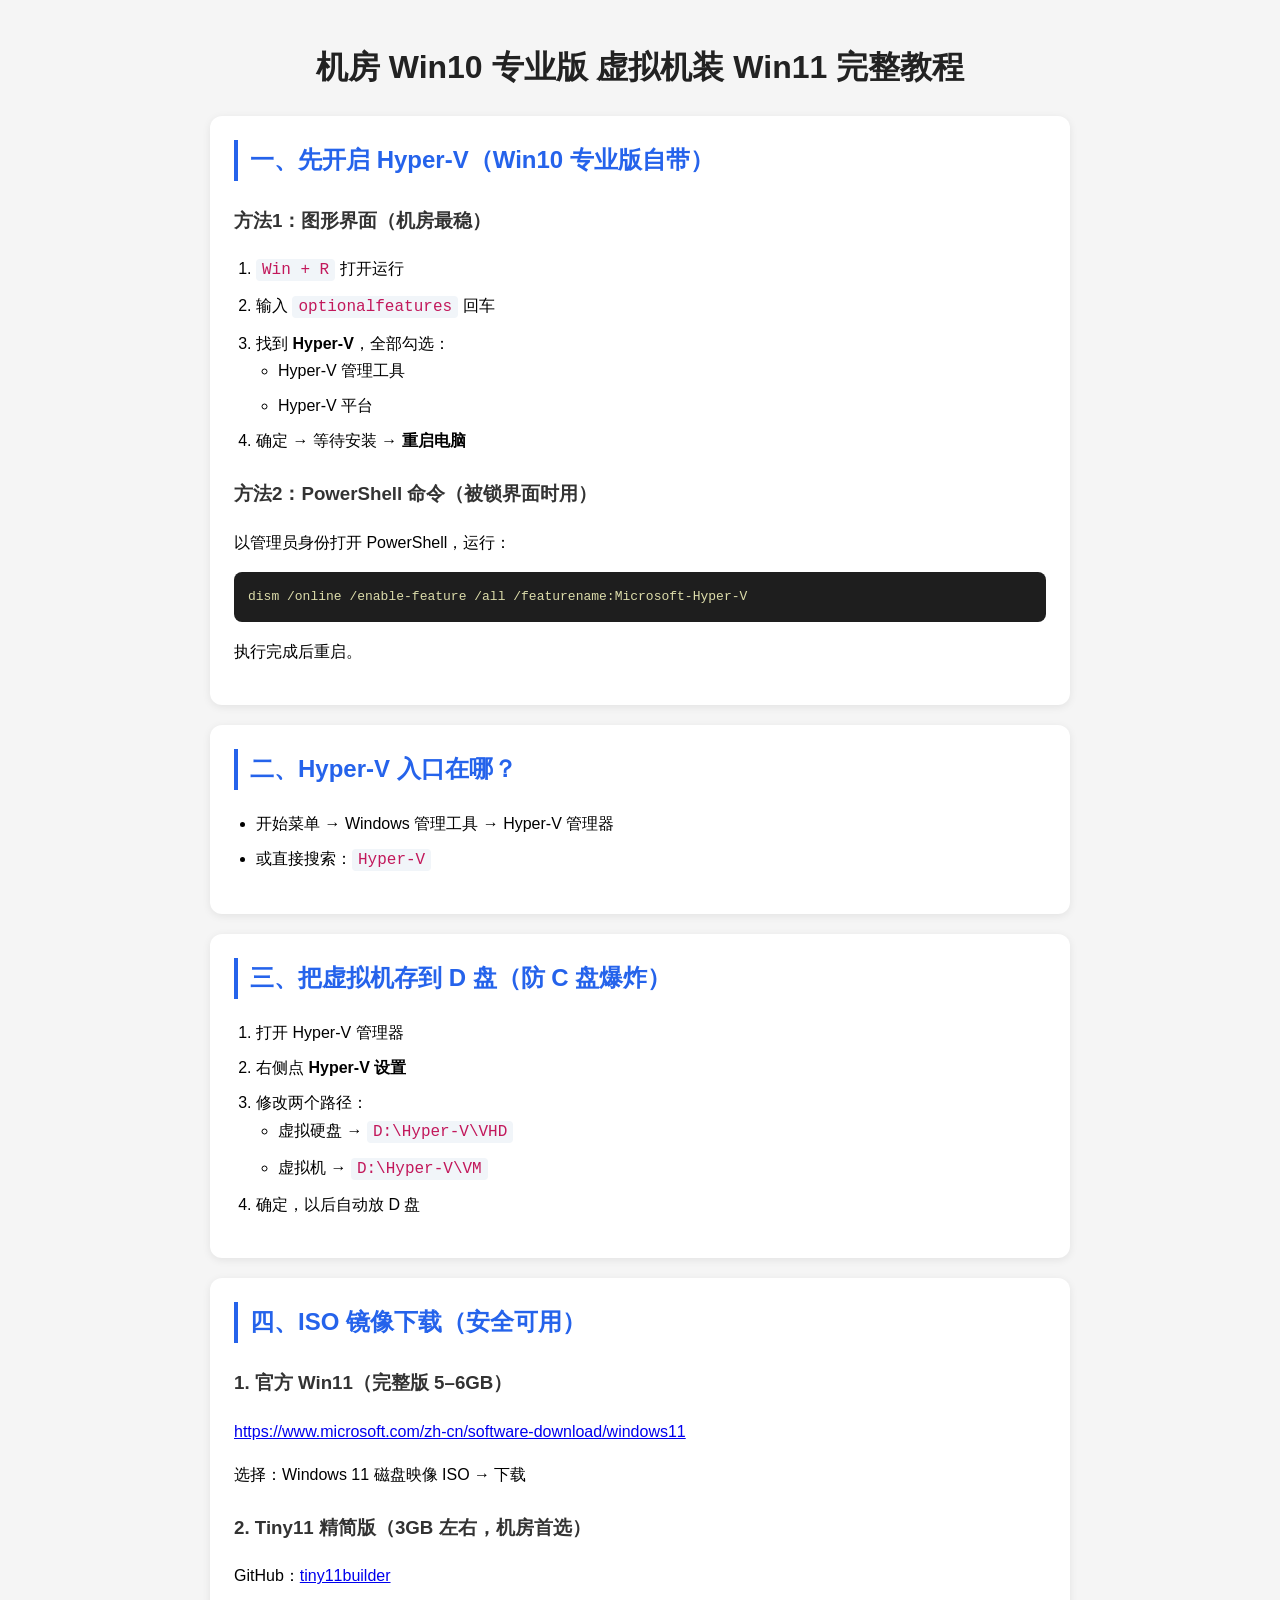
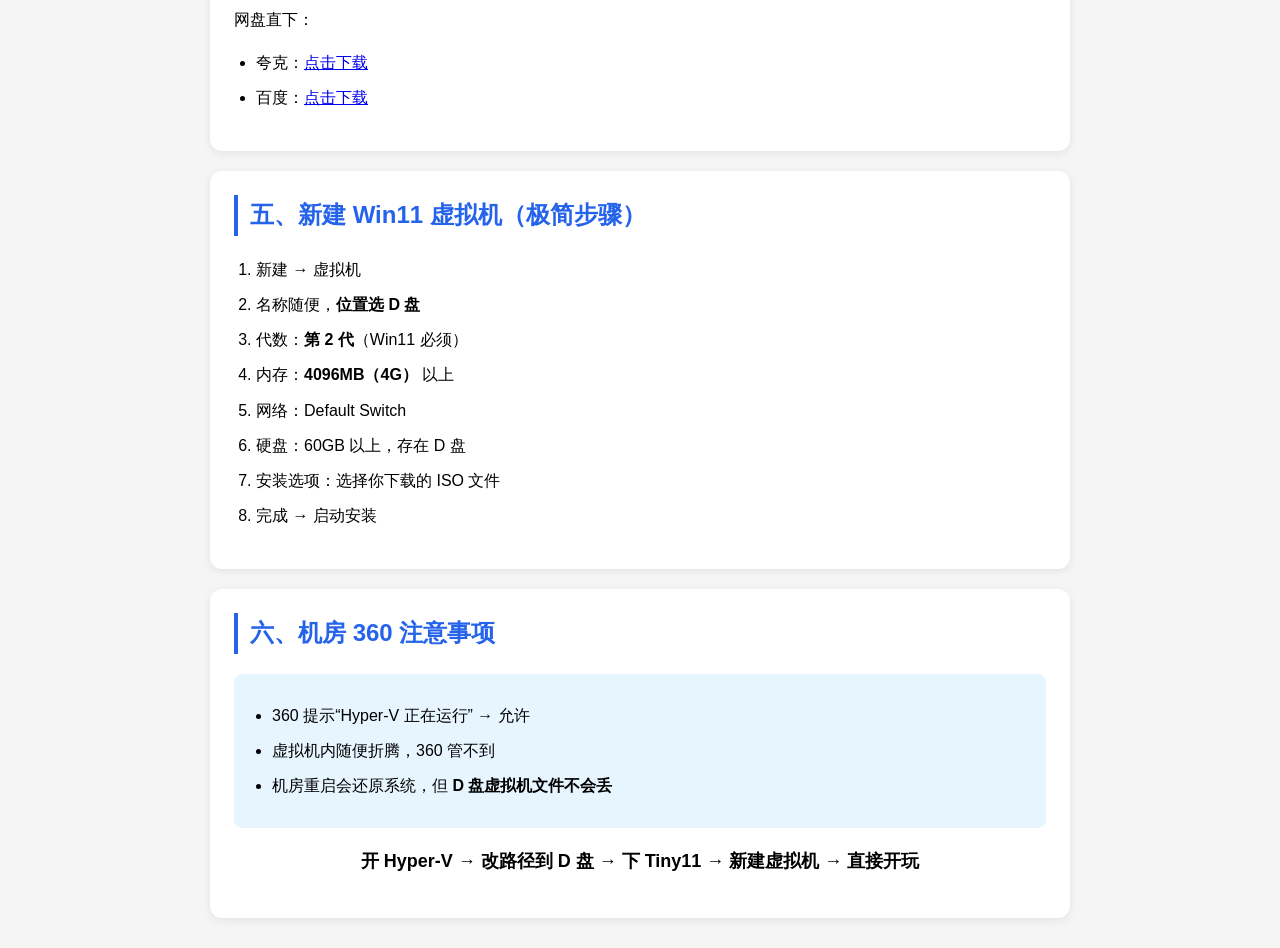
<file: src/html/test.html>
<!DOCTYPE html>
<html lang="zh-CN">
<head>
    <meta charset="UTF-8">
    <title>机房 Win10 虚拟机装 Win11 教程</title>
    <style>
        * {
            box-sizing: border-box;
        }
        body {
            font-family: "Microsoft YaHei", sans-serif;
            max-width: 900px;
            margin: 40px auto;
            padding: 0 20px;
            line-height: 1.7;
            background: #f5f5f5;
        }
        .box {
            background: white;
            padding: 24px;
            border-radius: 12px;
            margin-bottom: 20px;
            box-shadow: 0 2px 8px rgba(0,0,0,0.08);
        }
        h2 {
            color: #2563eb;
            margin-top: 0;
            border-left: 4px solid #2563eb;
            padding-left: 12px;
        }
        h3 {
            color: #333;
            margin-top: 24px;
        }
        code {
            background: #f1f5f9;
            padding: 2px 6px;
            border-radius: 4px;
            font-family: Consolas, monospace;
            color: #c2185b;
        }
        pre {
            background: #1e1e1e;
            color: #dcdcaa;
            padding: 14px;
            border-radius: 8px;
            overflow-x: auto;
        }
        ol, ul {
            padding-left: 22px;
        }
        li {
            margin-bottom: 8px;
        }
        .tip {
            background: #e7f5ff;
            padding: 12px 16px;
            border-radius: 8px;
            margin: 16px 0;
        }
        .title {
            text-align: center;
            color: #222;
        }
    </style>
</head>
<body>

    <h1 class="title">机房 Win10 专业版 虚拟机装 Win11 完整教程</h1>

    <div class="box">
        <h2>一、先开启 Hyper‑V（Win10 专业版自带）</h2>

        <h3>方法1：图形界面（机房最稳）</h3>
        <ol>
            <li><code>Win + R</code> 打开运行</li>
            <li>输入 <code>optionalfeatures</code> 回车</li>
            <li>找到 <strong>Hyper‑V</strong>，全部勾选：
                <ul>
                    <li>Hyper‑V 管理工具</li>
                    <li>Hyper‑V 平台</li>
                </ul>
            </li>
            <li>确定 → 等待安装 → <strong>重启电脑</strong></li>
        </ol>

        <h3>方法2：PowerShell 命令（被锁界面时用）</h3>
        <p>以管理员身份打开 PowerShell，运行：</p>
        <pre>dism /online /enable-feature /all /featurename:Microsoft-Hyper-V</pre>
        <p>执行完成后重启。</p>
    </div>

    <div class="box">
        <h2>二、Hyper‑V 入口在哪？</h2>
        <ul>
            <li>开始菜单 → Windows 管理工具 → Hyper‑V 管理器</li>
            <li>或直接搜索：<code>Hyper-V</code></li>
        </ul>
    </div>

    <div class="box">
        <h2>三、把虚拟机存到 D 盘（防 C 盘爆炸）</h2>
        <ol>
            <li>打开 Hyper‑V 管理器</li>
            <li>右侧点 <strong>Hyper‑V 设置</strong></li>
            <li>修改两个路径：
                <ul>
                    <li>虚拟硬盘 → <code>D:\Hyper-V\VHD</code></li>
                    <li>虚拟机 → <code>D:\Hyper-V\VM</code></li>
                </ul>
            </li>
            <li>确定，以后自动放 D 盘</li>
        </ol>
    </div>

    <div class="box">
        <h2>四、ISO 镜像下载（安全可用）</h2>

        <h3>1. 官方 Win11（完整版 5–6GB）</h3>
        <p>
            <a href="https://www.microsoft.com/zh-cn/software-download/windows11" target="_blank">
                https://www.microsoft.com/zh-cn/software-download/windows11
            </a>
        </p>
        <p>选择：Windows 11 磁盘映像 ISO → 下载</p>

        <h3>2. Tiny11 精简版（3GB 左右，机房首选）</h3>
        <p>GitHub：<a href="https://github.com/ntdevlabs/tiny11builder" target="_blank">tiny11builder</a></p>
        <p>网盘直下：</p>
        <ul>
            <li>夸克：<a href="https://pan.quark.cn/s/fdd1442199b8?pwd=f2X7" target="_blank">点击下载</a></li>
            <li>百度：<a href="https://pan.baidu.com/s/1-nZ0gUEPv1l5YqqS8-9wDw?pwd=hbnf" target="_blank">点击下载</a></li>
        </ul>
    </div>

    <div class="box">
        <h2>五、新建 Win11 虚拟机（极简步骤）</h2>
        <ol>
            <li>新建 → 虚拟机</li>
            <li>名称随便，<strong>位置选 D 盘</strong></li>
            <li>代数：<strong>第 2 代</strong>（Win11 必须）</li>
            <li>内存：<strong>4096MB（4G）</strong> 以上</li>
            <li>网络：Default Switch</li>
            <li>硬盘：60GB 以上，存在 D 盘</li>
            <li>安装选项：选择你下载的 ISO 文件</li>
            <li>完成 → 启动安装</li>
        </ol>
    </div>

    <div class="box">
        <h2>六、机房 360 注意事项</h2>
        <div class="tip">
            <ul>
                <li>360 提示“Hyper-V 正在运行” → 允许</li>
                <li>虚拟机内随便折腾，360 管不到</li>
                <li>机房重启会还原系统，但 <strong>D 盘虚拟机文件不会丢</strong></li>
            </ul>
        </div>
        <p style="text-align:center; font-size:18px; font-weight:bold;">
            开 Hyper‑V → 改路径到 D 盘 → 下 Tiny11 → 新建虚拟机 → 直接开玩
        </p>
    </div>

</body>
</html>
</file>
